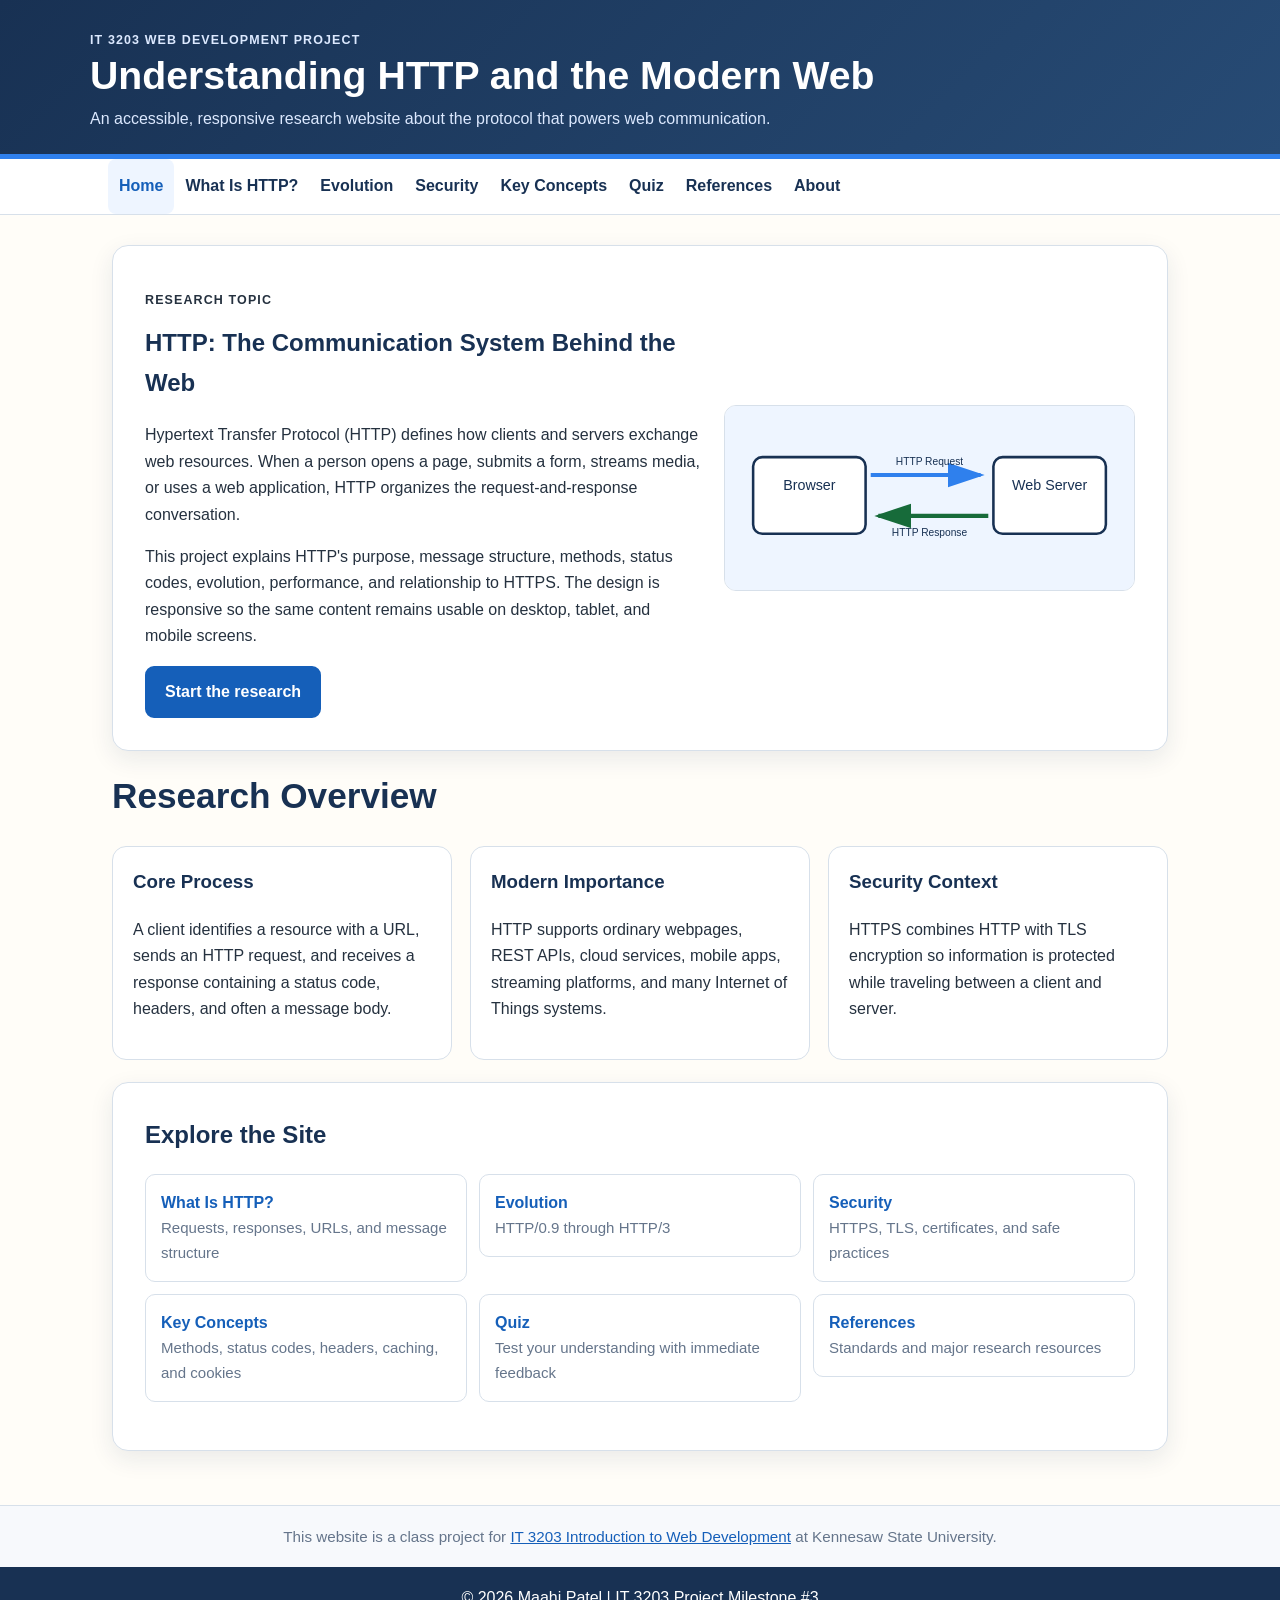
<file: index.html>
<!DOCTYPE html>
<html lang="en">
<head>
  <meta charset="UTF-8">
  <meta name="viewport" content="width=device-width, initial-scale=1.0">
  <meta name="description" content="Student research website explaining HTTP, HTTPS, web communication, and modern protocol versions.">
  <title>Index | IT 3203 HTTP Project</title>
  <link rel="stylesheet" href="styles.css">
  <script src="quiz.js" defer></script>
</head>
<body>
  <a class="skip-link" href="#main-content">Skip to main content</a>
  <header class="site-header">
    <div class="site-title">
      <p class="eyebrow">IT 3203 Web Development Project</p>
      <h1>Understanding HTTP and the Modern Web</h1>
      <p>An accessible, responsive research website about the protocol that powers web communication.</p>
    </div>
  </header>
  <nav class="site-nav" aria-label="Main navigation">
    <div class="nav-inner">
      <button class="menu-toggle" type="button" aria-expanded="false" aria-controls="primary-menu">
        <span aria-hidden="true">☰</span> Menu
      </button>
      <ul id="primary-menu"><li><a href="index.html" class="active" aria-current="page">Home</a></li>
<li><a href="what-is-http.html">What Is HTTP?</a></li>
<li><a href="evolution.html">Evolution</a></li>
<li><a href="security.html">Security</a></li>
<li><a href="key-concepts.html">Key Concepts</a></li>
<li><a href="quiz.html">Quiz</a></li>
<li><a href="references.html">References</a></li>
<li><a href="about.html">About</a></li></ul>
    </div>
  </nav>
  <main id="main-content">

<section class="hero split-hero">
  <div>
    <p class="eyebrow">Research Topic</p>
    <h2>HTTP: The Communication System Behind the Web</h2>
    <p>Hypertext Transfer Protocol (HTTP) defines how clients and servers exchange web resources. When a person opens a page, submits a form, streams media, or uses a web application, HTTP organizes the request-and-response conversation.</p>
    <p>This project explains HTTP's purpose, message structure, methods, status codes, evolution, performance, and relationship to HTTPS. The design is responsive so the same content remains usable on desktop, tablet, and mobile screens.</p>
    <a class="button-link" href="what-is-http.html">Start the research</a>
  </div>
  <img class="responsive-img" src="http-diagram.svg" alt="Browser sending an HTTP request to a server and receiving a response">
</section>
<section aria-labelledby="overview-heading">
  <h2 id="overview-heading" class="page-heading">Research Overview</h2>
  <div class="grid three-card-grid">
    <article class="card"><h3>Core Process</h3><p>A client identifies a resource with a URL, sends an HTTP request, and receives a response containing a status code, headers, and often a message body.</p></article>
    <article class="card"><h3>Modern Importance</h3><p>HTTP supports ordinary webpages, REST APIs, cloud services, mobile apps, streaming platforms, and many Internet of Things systems.</p></article>
    <article class="card"><h3>Security Context</h3><p>HTTPS combines HTTP with TLS encryption so information is protected while traveling between a client and server.</p></article>
  </div>
</section>
<section class="content-panel">
  <h2>Explore the Site</h2>
  <ol class="link-grid">
    <li><a href="what-is-http.html"><strong>What Is HTTP?</strong><span>Requests, responses, URLs, and message structure</span></a></li>
    <li><a href="evolution.html"><strong>Evolution</strong><span>HTTP/0.9 through HTTP/3</span></a></li>
    <li><a href="security.html"><strong>Security</strong><span>HTTPS, TLS, certificates, and safe practices</span></a></li>
    <li><a href="key-concepts.html"><strong>Key Concepts</strong><span>Methods, status codes, headers, caching, and cookies</span></a></li>
    <li><a href="quiz.html"><strong>Quiz</strong><span>Test your understanding with immediate feedback</span></a></li>
    <li><a href="references.html"><strong>References</strong><span>Standards and major research resources</span></a></li>
  </ol>
</section>

  </main>
  <aside id="project-note">
    This website is a class project for <a href="https://ksuweb.github.io/IT3203/">IT 3203 Introduction to Web Development</a> at Kennesaw State University.
  </aside>
  <footer>
    <p>&copy; 2026 Maahi Patel | IT 3203 Project Milestone #3</p>
  </footer>
</body>
</html>
</file>
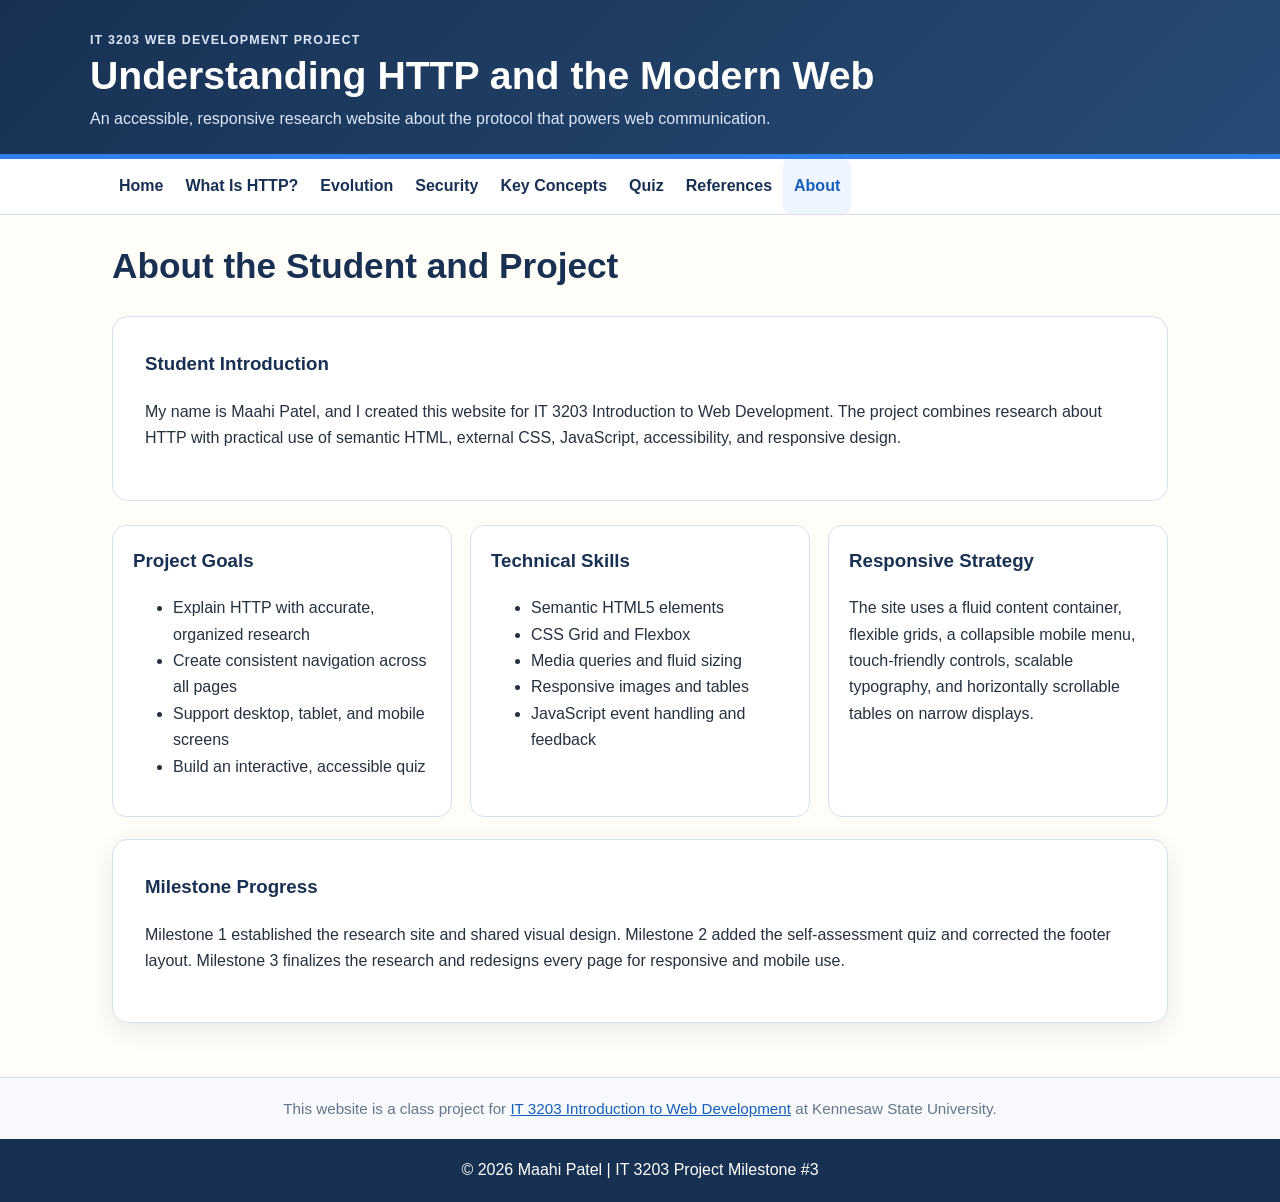
<file: about.html>
<!DOCTYPE html>
<html lang="en">
<head>
  <meta charset="UTF-8">
  <meta name="viewport" content="width=device-width, initial-scale=1.0">
  <meta name="description" content="Student research website explaining HTTP, HTTPS, web communication, and modern protocol versions.">
  <title>About | IT 3203 HTTP Project</title>
  <link rel="stylesheet" href="styles.css">
  <script src="quiz.js" defer></script>
</head>
<body>
  <a class="skip-link" href="#main-content">Skip to main content</a>
  <header class="site-header">
    <div class="site-title">
      <p class="eyebrow">IT 3203 Web Development Project</p>
      <h1>Understanding HTTP and the Modern Web</h1>
      <p>An accessible, responsive research website about the protocol that powers web communication.</p>
    </div>
  </header>
  <nav class="site-nav" aria-label="Main navigation">
    <div class="nav-inner">
      <button class="menu-toggle" type="button" aria-expanded="false" aria-controls="primary-menu">
        <span aria-hidden="true">☰</span> Menu
      </button>
      <ul id="primary-menu"><li><a href="index.html">Home</a></li>
<li><a href="what-is-http.html">What Is HTTP?</a></li>
<li><a href="evolution.html">Evolution</a></li>
<li><a href="security.html">Security</a></li>
<li><a href="key-concepts.html">Key Concepts</a></li>
<li><a href="quiz.html">Quiz</a></li>
<li><a href="references.html">References</a></li>
<li><a href="about.html" class="active" aria-current="page">About</a></li></ul>
    </div>
  </nav>
  <main id="main-content">

<h2 class="page-heading">About the Student and Project</h2>
<section class="hero compact-hero"><div><h3>Student Introduction</h3><p>My name is Maahi Patel, and I created this website for IT 3203 Introduction to Web Development. The project combines research about HTTP with practical use of semantic HTML, external CSS, JavaScript, accessibility, and responsive design.</p></div></section>
<section class="grid three-card-grid">
  <article class="card"><h3>Project Goals</h3><ul><li>Explain HTTP with accurate, organized research</li><li>Create consistent navigation across all pages</li><li>Support desktop, tablet, and mobile screens</li><li>Build an interactive, accessible quiz</li></ul></article>
  <article class="card"><h3>Technical Skills</h3><ul><li>Semantic HTML5 elements</li><li>CSS Grid and Flexbox</li><li>Media queries and fluid sizing</li><li>Responsive images and tables</li><li>JavaScript event handling and feedback</li></ul></article>
  <article class="card"><h3>Responsive Strategy</h3><p>The site uses a fluid content container, flexible grids, a collapsible mobile menu, touch-friendly controls, scalable typography, and horizontally scrollable tables on narrow displays.</p></article>
</section>
<section class="content-panel"><h3>Milestone Progress</h3><p>Milestone 1 established the research site and shared visual design. Milestone 2 added the self-assessment quiz and corrected the footer layout. Milestone 3 finalizes the research and redesigns every page for responsive and mobile use.</p></section>

  </main>
  <aside id="project-note">
    This website is a class project for <a href="https://ksuweb.github.io/IT3203/">IT 3203 Introduction to Web Development</a> at Kennesaw State University.
  </aside>
  <footer>
    <p>&copy; 2026 Maahi Patel | IT 3203 Project Milestone #3</p>
  </footer>
</body>
</html>
</file>
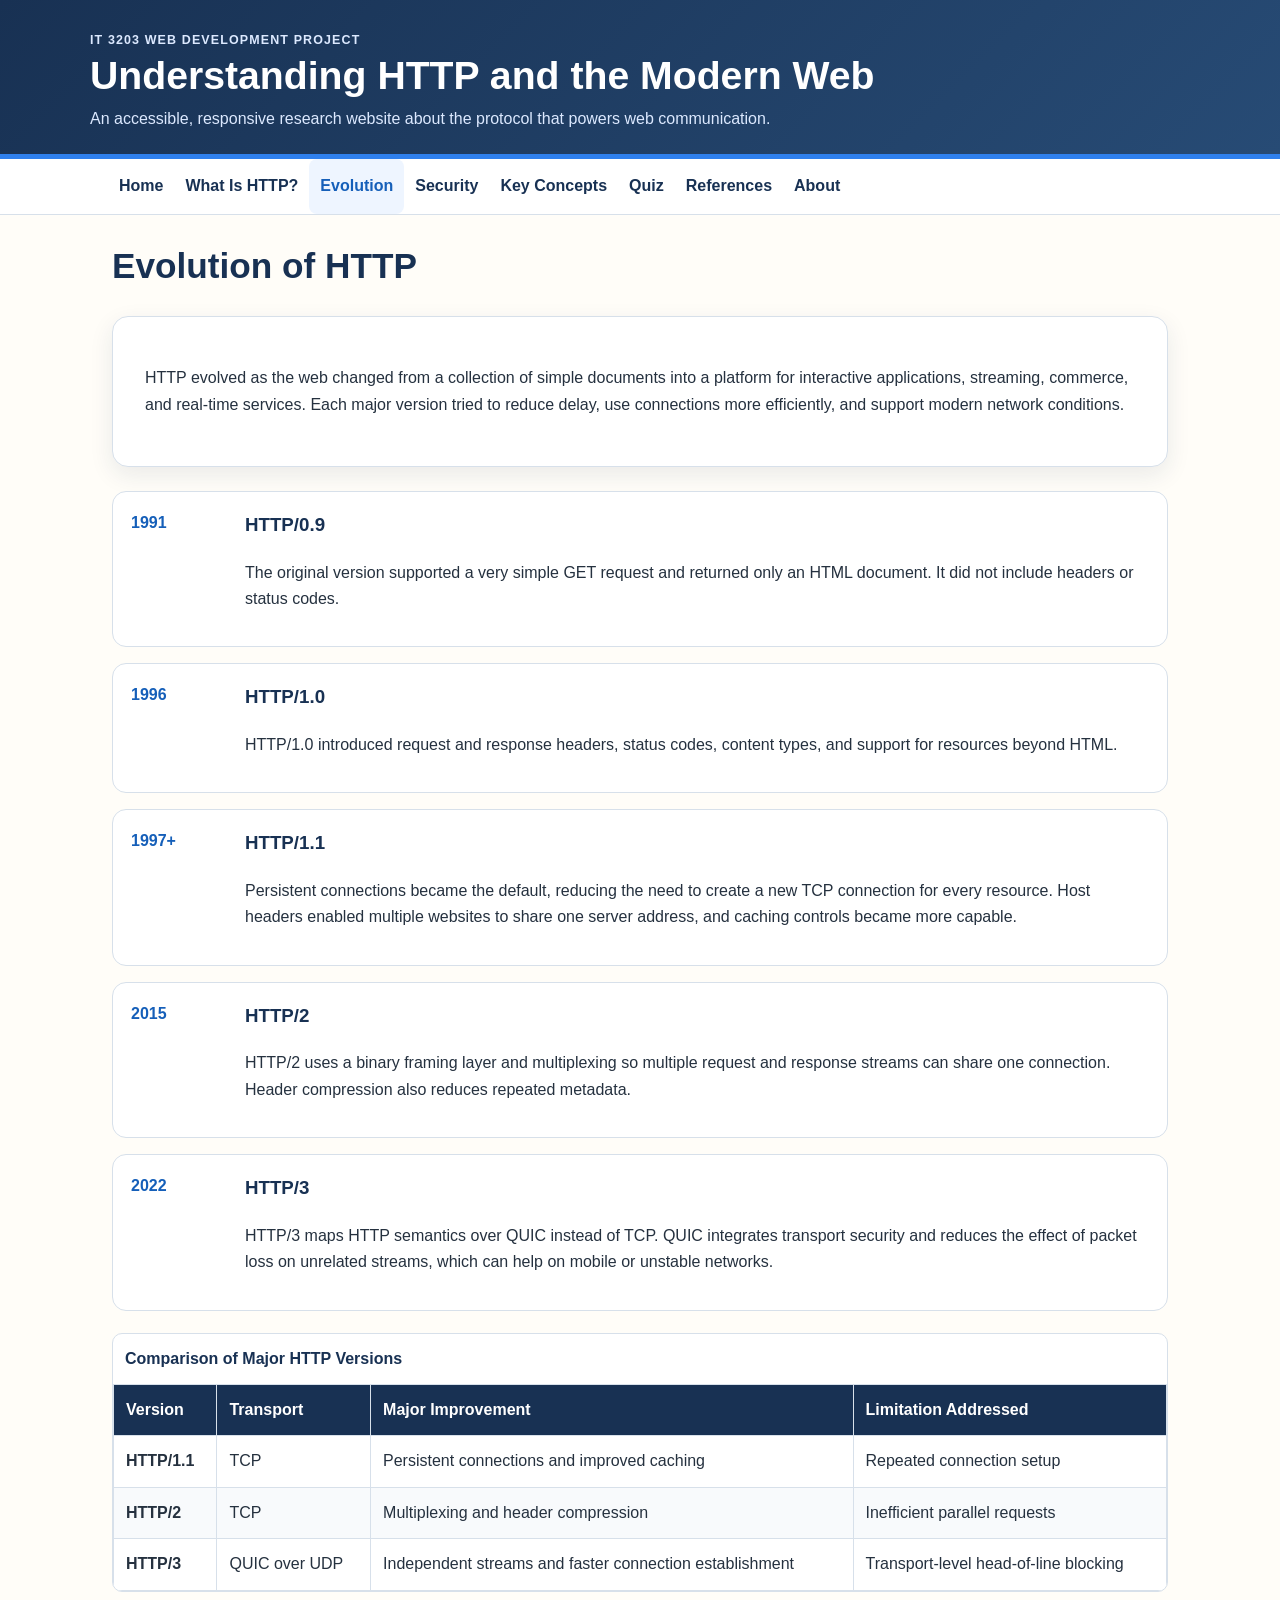
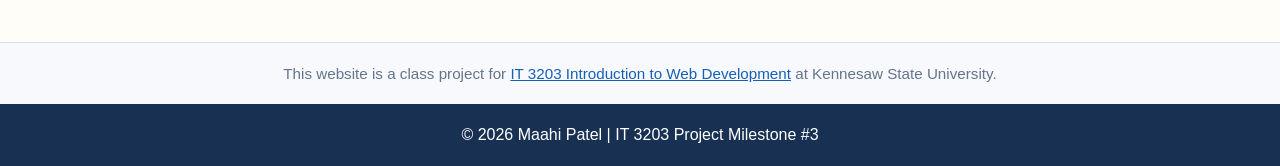
<file: evolution.html>
<!DOCTYPE html>
<html lang="en">
<head>
  <meta charset="UTF-8">
  <meta name="viewport" content="width=device-width, initial-scale=1.0">
  <meta name="description" content="Student research website explaining HTTP, HTTPS, web communication, and modern protocol versions.">
  <title>Evolution | IT 3203 HTTP Project</title>
  <link rel="stylesheet" href="styles.css">
  <script src="quiz.js" defer></script>
</head>
<body>
  <a class="skip-link" href="#main-content">Skip to main content</a>
  <header class="site-header">
    <div class="site-title">
      <p class="eyebrow">IT 3203 Web Development Project</p>
      <h1>Understanding HTTP and the Modern Web</h1>
      <p>An accessible, responsive research website about the protocol that powers web communication.</p>
    </div>
  </header>
  <nav class="site-nav" aria-label="Main navigation">
    <div class="nav-inner">
      <button class="menu-toggle" type="button" aria-expanded="false" aria-controls="primary-menu">
        <span aria-hidden="true">☰</span> Menu
      </button>
      <ul id="primary-menu"><li><a href="index.html">Home</a></li>
<li><a href="what-is-http.html">What Is HTTP?</a></li>
<li><a href="evolution.html" class="active" aria-current="page">Evolution</a></li>
<li><a href="security.html">Security</a></li>
<li><a href="key-concepts.html">Key Concepts</a></li>
<li><a href="quiz.html">Quiz</a></li>
<li><a href="references.html">References</a></li>
<li><a href="about.html">About</a></li></ul>
    </div>
  </nav>
  <main id="main-content">

<h2 class="page-heading">Evolution of HTTP</h2>
<section class="content-panel"><p>HTTP evolved as the web changed from a collection of simple documents into a platform for interactive applications, streaming, commerce, and real-time services. Each major version tried to reduce delay, use connections more efficiently, and support modern network conditions.</p></section>
<section class="timeline">
  <article><span>1991</span><div><h3>HTTP/0.9</h3><p>The original version supported a very simple GET request and returned only an HTML document. It did not include headers or status codes.</p></div></article>
  <article><span>1996</span><div><h3>HTTP/1.0</h3><p>HTTP/1.0 introduced request and response headers, status codes, content types, and support for resources beyond HTML.</p></div></article>
  <article><span>1997+</span><div><h3>HTTP/1.1</h3><p>Persistent connections became the default, reducing the need to create a new TCP connection for every resource. Host headers enabled multiple websites to share one server address, and caching controls became more capable.</p></div></article>
  <article><span>2015</span><div><h3>HTTP/2</h3><p>HTTP/2 uses a binary framing layer and multiplexing so multiple request and response streams can share one connection. Header compression also reduces repeated metadata.</p></div></article>
  <article><span>2022</span><div><h3>HTTP/3</h3><p>HTTP/3 maps HTTP semantics over QUIC instead of TCP. QUIC integrates transport security and reduces the effect of packet loss on unrelated streams, which can help on mobile or unstable networks.</p></div></article>
</section>
<div class="table-scroll" role="region" aria-label="Comparison of HTTP versions" tabindex="0">
<table>
  <caption>Comparison of Major HTTP Versions</caption>
  <thead><tr><th scope="col">Version</th><th scope="col">Transport</th><th scope="col">Major Improvement</th><th scope="col">Limitation Addressed</th></tr></thead>
  <tbody>
    <tr><th scope="row">HTTP/1.1</th><td>TCP</td><td>Persistent connections and improved caching</td><td>Repeated connection setup</td></tr>
    <tr><th scope="row">HTTP/2</th><td>TCP</td><td>Multiplexing and header compression</td><td>Inefficient parallel requests</td></tr>
    <tr><th scope="row">HTTP/3</th><td>QUIC over UDP</td><td>Independent streams and faster connection establishment</td><td>Transport-level head-of-line blocking</td></tr>
  </tbody>
</table>
</div>

  </main>
  <aside id="project-note">
    This website is a class project for <a href="https://ksuweb.github.io/IT3203/">IT 3203 Introduction to Web Development</a> at Kennesaw State University.
  </aside>
  <footer>
    <p>&copy; 2026 Maahi Patel | IT 3203 Project Milestone #3</p>
  </footer>
</body>
</html>
</file>
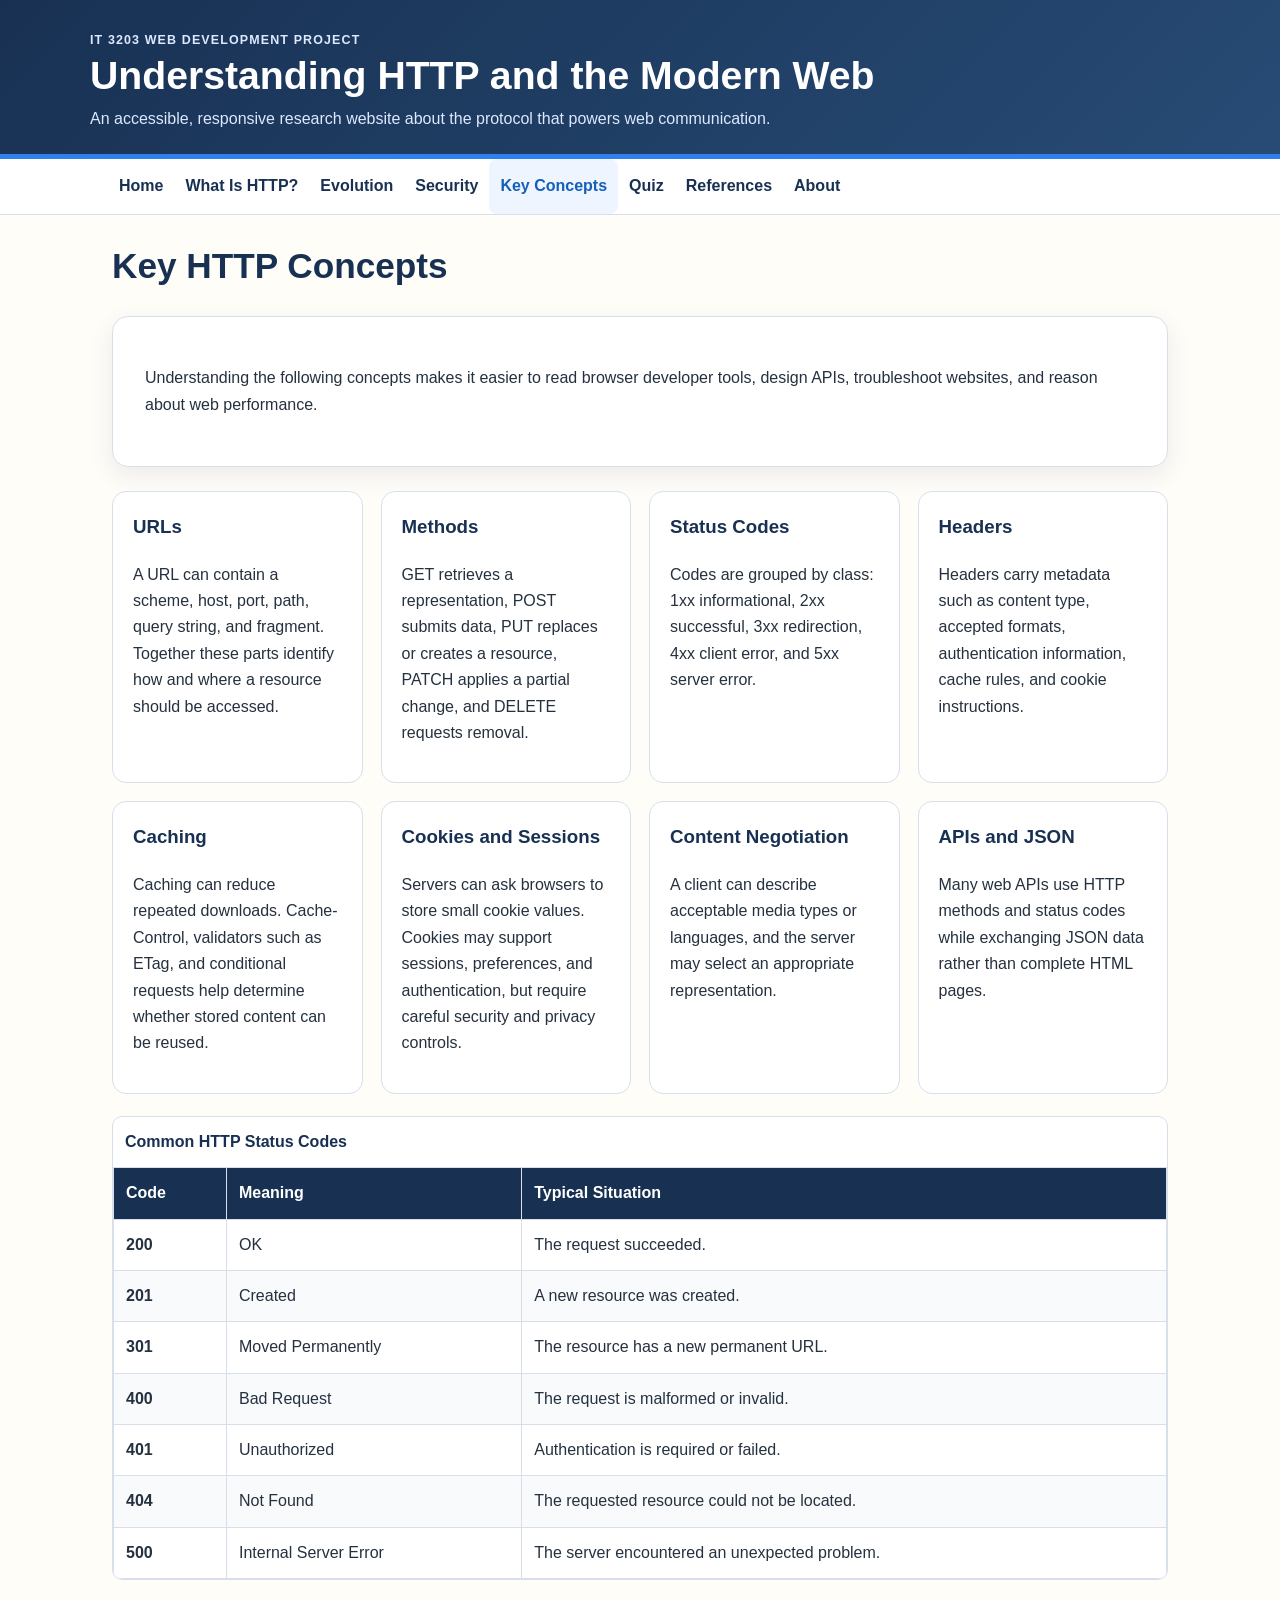
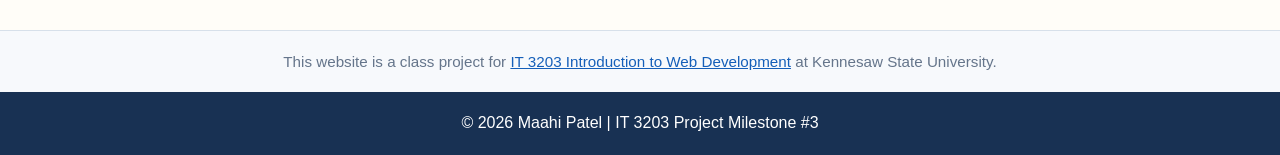
<file: key-concepts.html>
<!DOCTYPE html>
<html lang="en">
<head>
  <meta charset="UTF-8">
  <meta name="viewport" content="width=device-width, initial-scale=1.0">
  <meta name="description" content="Student research website explaining HTTP, HTTPS, web communication, and modern protocol versions.">
  <title>Key Concepts | IT 3203 HTTP Project</title>
  <link rel="stylesheet" href="styles.css">
  <script src="quiz.js" defer></script>
</head>
<body>
  <a class="skip-link" href="#main-content">Skip to main content</a>
  <header class="site-header">
    <div class="site-title">
      <p class="eyebrow">IT 3203 Web Development Project</p>
      <h1>Understanding HTTP and the Modern Web</h1>
      <p>An accessible, responsive research website about the protocol that powers web communication.</p>
    </div>
  </header>
  <nav class="site-nav" aria-label="Main navigation">
    <div class="nav-inner">
      <button class="menu-toggle" type="button" aria-expanded="false" aria-controls="primary-menu">
        <span aria-hidden="true">☰</span> Menu
      </button>
      <ul id="primary-menu"><li><a href="index.html">Home</a></li>
<li><a href="what-is-http.html">What Is HTTP?</a></li>
<li><a href="evolution.html">Evolution</a></li>
<li><a href="security.html">Security</a></li>
<li><a href="key-concepts.html" class="active" aria-current="page">Key Concepts</a></li>
<li><a href="quiz.html">Quiz</a></li>
<li><a href="references.html">References</a></li>
<li><a href="about.html">About</a></li></ul>
    </div>
  </nav>
  <main id="main-content">

<h2 class="page-heading">Key HTTP Concepts</h2>
<section class="content-panel"><p>Understanding the following concepts makes it easier to read browser developer tools, design APIs, troubleshoot websites, and reason about web performance.</p></section>
<section class="grid concept-grid">
  <article class="card"><h3>URLs</h3><p>A URL can contain a scheme, host, port, path, query string, and fragment. Together these parts identify how and where a resource should be accessed.</p></article>
  <article class="card"><h3>Methods</h3><p>GET retrieves a representation, POST submits data, PUT replaces or creates a resource, PATCH applies a partial change, and DELETE requests removal.</p></article>
  <article class="card"><h3>Status Codes</h3><p>Codes are grouped by class: 1xx informational, 2xx successful, 3xx redirection, 4xx client error, and 5xx server error.</p></article>
  <article class="card"><h3>Headers</h3><p>Headers carry metadata such as content type, accepted formats, authentication information, cache rules, and cookie instructions.</p></article>
  <article class="card"><h3>Caching</h3><p>Caching can reduce repeated downloads. Cache-Control, validators such as ETag, and conditional requests help determine whether stored content can be reused.</p></article>
  <article class="card"><h3>Cookies and Sessions</h3><p>Servers can ask browsers to store small cookie values. Cookies may support sessions, preferences, and authentication, but require careful security and privacy controls.</p></article>
  <article class="card"><h3>Content Negotiation</h3><p>A client can describe acceptable media types or languages, and the server may select an appropriate representation.</p></article>
  <article class="card"><h3>APIs and JSON</h3><p>Many web APIs use HTTP methods and status codes while exchanging JSON data rather than complete HTML pages.</p></article>
</section>
<div class="table-scroll" role="region" aria-label="Common HTTP status codes" tabindex="0">
<table>
  <caption>Common HTTP Status Codes</caption>
  <thead><tr><th scope="col">Code</th><th scope="col">Meaning</th><th scope="col">Typical Situation</th></tr></thead>
  <tbody>
    <tr><th scope="row">200</th><td>OK</td><td>The request succeeded.</td></tr>
    <tr><th scope="row">201</th><td>Created</td><td>A new resource was created.</td></tr>
    <tr><th scope="row">301</th><td>Moved Permanently</td><td>The resource has a new permanent URL.</td></tr>
    <tr><th scope="row">400</th><td>Bad Request</td><td>The request is malformed or invalid.</td></tr>
    <tr><th scope="row">401</th><td>Unauthorized</td><td>Authentication is required or failed.</td></tr>
    <tr><th scope="row">404</th><td>Not Found</td><td>The requested resource could not be located.</td></tr>
    <tr><th scope="row">500</th><td>Internal Server Error</td><td>The server encountered an unexpected problem.</td></tr>
  </tbody>
</table>
</div>

  </main>
  <aside id="project-note">
    This website is a class project for <a href="https://ksuweb.github.io/IT3203/">IT 3203 Introduction to Web Development</a> at Kennesaw State University.
  </aside>
  <footer>
    <p>&copy; 2026 Maahi Patel | IT 3203 Project Milestone #3</p>
  </footer>
</body>
</html>
</file>
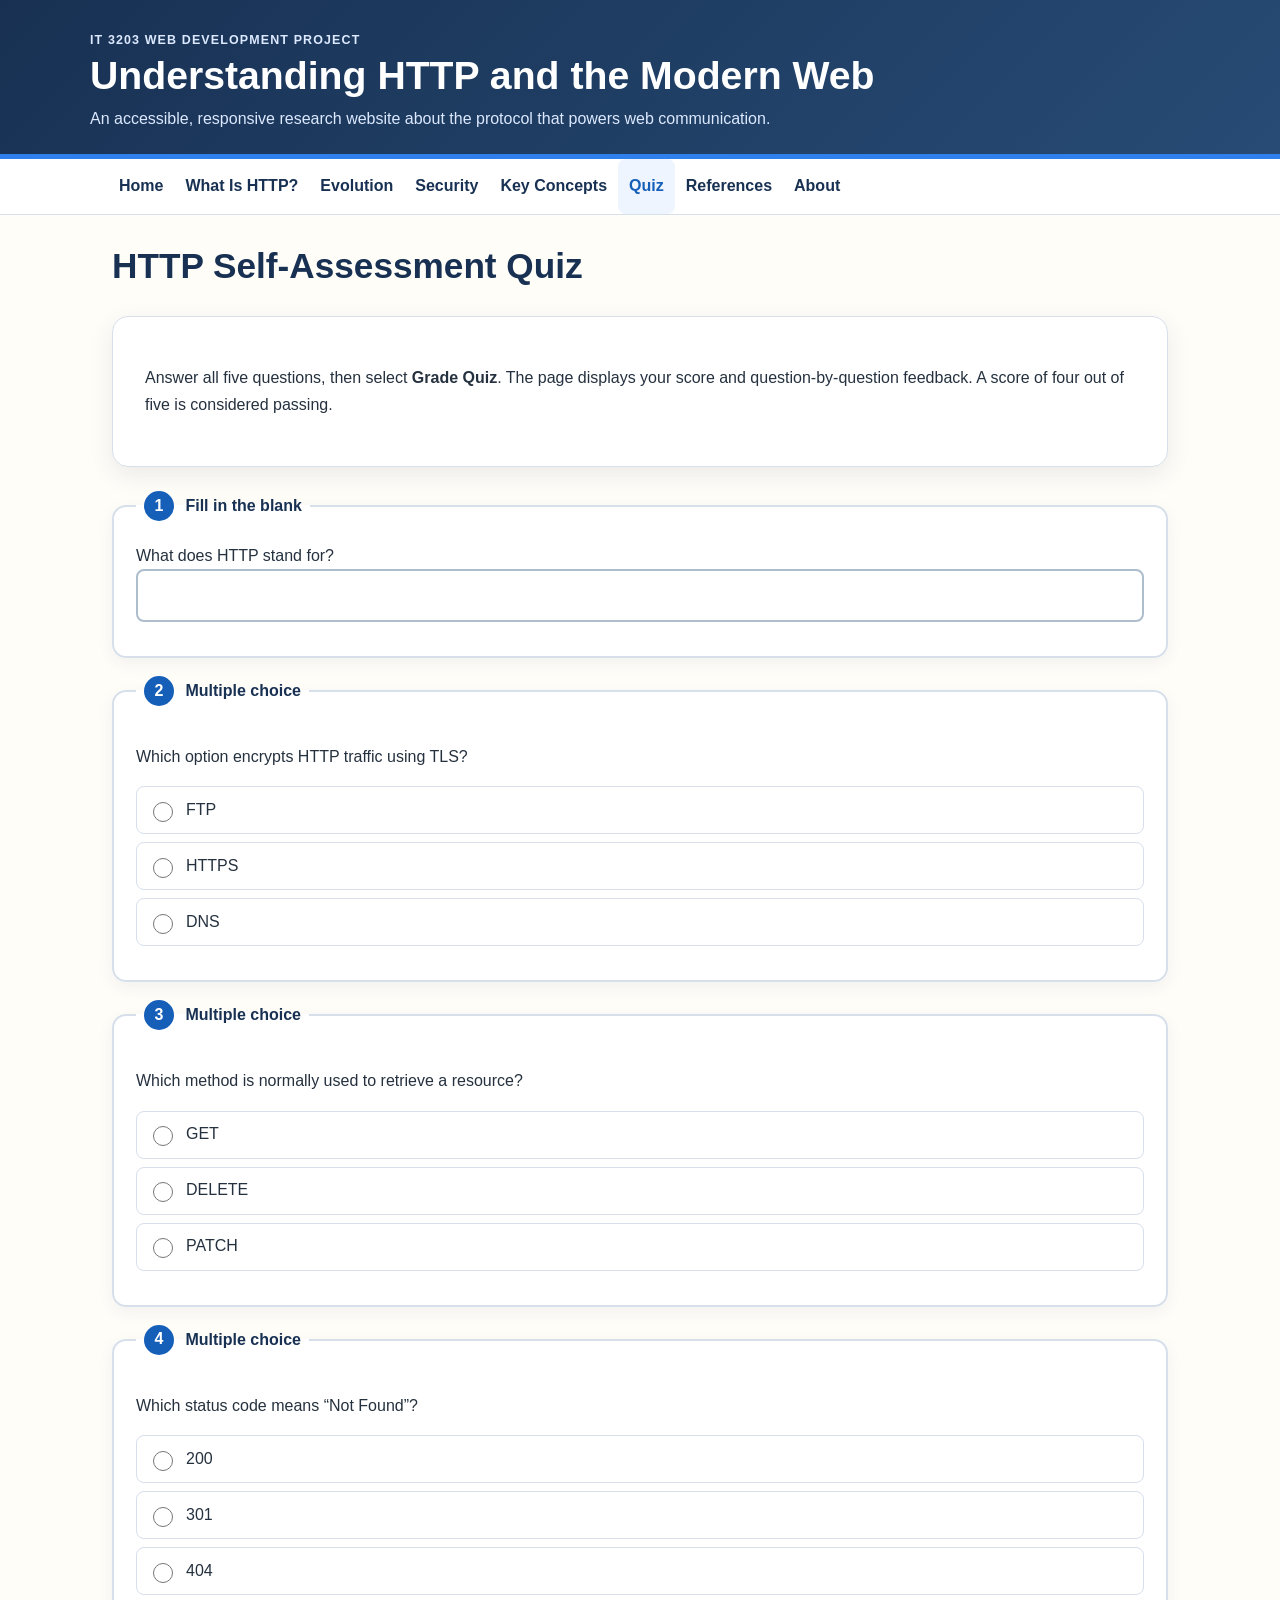
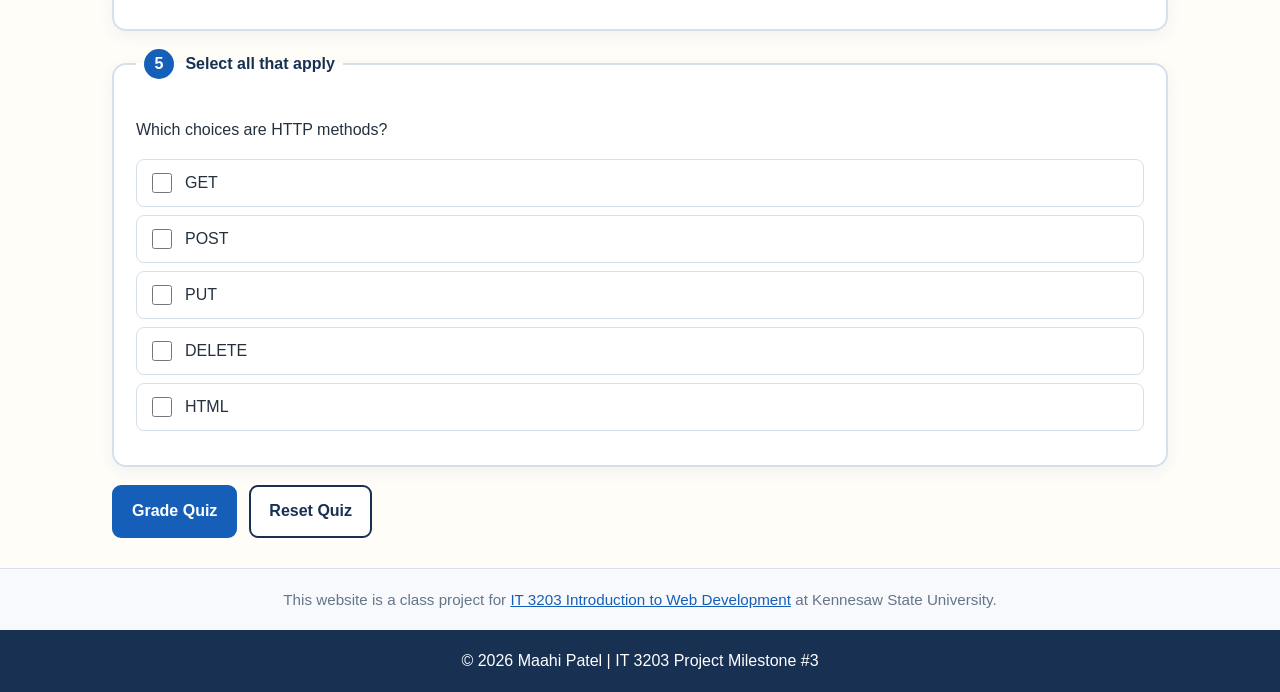
<file: quiz.html>
<!DOCTYPE html>
<html lang="en">
<head>
  <meta charset="UTF-8">
  <meta name="viewport" content="width=device-width, initial-scale=1.0">
  <meta name="description" content="Student research website explaining HTTP, HTTPS, web communication, and modern protocol versions.">
  <title>Quiz | IT 3203 HTTP Project</title>
  <link rel="stylesheet" href="styles.css">
  <script src="quiz.js" defer></script>
</head>
<body>
  <a class="skip-link" href="#main-content">Skip to main content</a>
  <header class="site-header">
    <div class="site-title">
      <p class="eyebrow">IT 3203 Web Development Project</p>
      <h1>Understanding HTTP and the Modern Web</h1>
      <p>An accessible, responsive research website about the protocol that powers web communication.</p>
    </div>
  </header>
  <nav class="site-nav" aria-label="Main navigation">
    <div class="nav-inner">
      <button class="menu-toggle" type="button" aria-expanded="false" aria-controls="primary-menu">
        <span aria-hidden="true">☰</span> Menu
      </button>
      <ul id="primary-menu"><li><a href="index.html">Home</a></li>
<li><a href="what-is-http.html">What Is HTTP?</a></li>
<li><a href="evolution.html">Evolution</a></li>
<li><a href="security.html">Security</a></li>
<li><a href="key-concepts.html">Key Concepts</a></li>
<li><a href="quiz.html" class="active" aria-current="page">Quiz</a></li>
<li><a href="references.html">References</a></li>
<li><a href="about.html">About</a></li></ul>
    </div>
  </nav>
  <main id="main-content">

<h2 class="page-heading">HTTP Self-Assessment Quiz</h2>
<section class="content-panel quiz-intro"><p>Answer all five questions, then select <strong>Grade Quiz</strong>. The page displays your score and question-by-question feedback. A score of four out of five is considered passing.</p></section>
<div id="quiz-summary" class="quiz-summary" tabindex="-1" aria-live="polite" hidden></div>
<form id="http-quiz" class="quiz-form" novalidate>
  <fieldset id="question-1" class="question-card"><legend><span class="question-number">1</span> Fill in the blank</legend><label for="q1">What does HTTP stand for?</label><input id="q1" name="q1" type="text" autocomplete="off"><div id="feedback-q1" class="question-feedback" aria-live="polite"></div></fieldset>
  <fieldset id="question-2" class="question-card"><legend><span class="question-number">2</span> Multiple choice</legend><p>Which option encrypts HTTP traffic using TLS?</p><div class="option-list"><label><input type="radio" name="q2" value="FTP"> FTP</label><label><input type="radio" name="q2" value="HTTPS"> HTTPS</label><label><input type="radio" name="q2" value="DNS"> DNS</label></div><div id="feedback-q2" class="question-feedback" aria-live="polite"></div></fieldset>
  <fieldset id="question-3" class="question-card"><legend><span class="question-number">3</span> Multiple choice</legend><p>Which method is normally used to retrieve a resource?</p><div class="option-list"><label><input type="radio" name="q3" value="GET"> GET</label><label><input type="radio" name="q3" value="DELETE"> DELETE</label><label><input type="radio" name="q3" value="PATCH"> PATCH</label></div><div id="feedback-q3" class="question-feedback" aria-live="polite"></div></fieldset>
  <fieldset id="question-4" class="question-card"><legend><span class="question-number">4</span> Multiple choice</legend><p>Which status code means “Not Found”?</p><div class="option-list"><label><input type="radio" name="q4" value="200"> 200</label><label><input type="radio" name="q4" value="301"> 301</label><label><input type="radio" name="q4" value="404"> 404</label></div><div id="feedback-q4" class="question-feedback" aria-live="polite"></div></fieldset>
  <fieldset id="question-5" class="question-card"><legend><span class="question-number">5</span> Select all that apply</legend><p>Which choices are HTTP methods?</p><div class="option-list"><label><input type="checkbox" name="q5" value="GET"> GET</label><label><input type="checkbox" name="q5" value="POST"> POST</label><label><input type="checkbox" name="q5" value="PUT"> PUT</label><label><input type="checkbox" name="q5" value="DELETE"> DELETE</label><label><input type="checkbox" name="q5" value="HTML"> HTML</label></div><div id="feedback-q5" class="question-feedback" aria-live="polite"></div></fieldset>
  <div class="quiz-actions"><button class="primary-button" type="submit">Grade Quiz</button><button id="reset-quiz" class="secondary-button" type="button">Reset Quiz</button></div>
</form>

  </main>
  <aside id="project-note">
    This website is a class project for <a href="https://ksuweb.github.io/IT3203/">IT 3203 Introduction to Web Development</a> at Kennesaw State University.
  </aside>
  <footer>
    <p>&copy; 2026 Maahi Patel | IT 3203 Project Milestone #3</p>
  </footer>
</body>
</html>
</file>
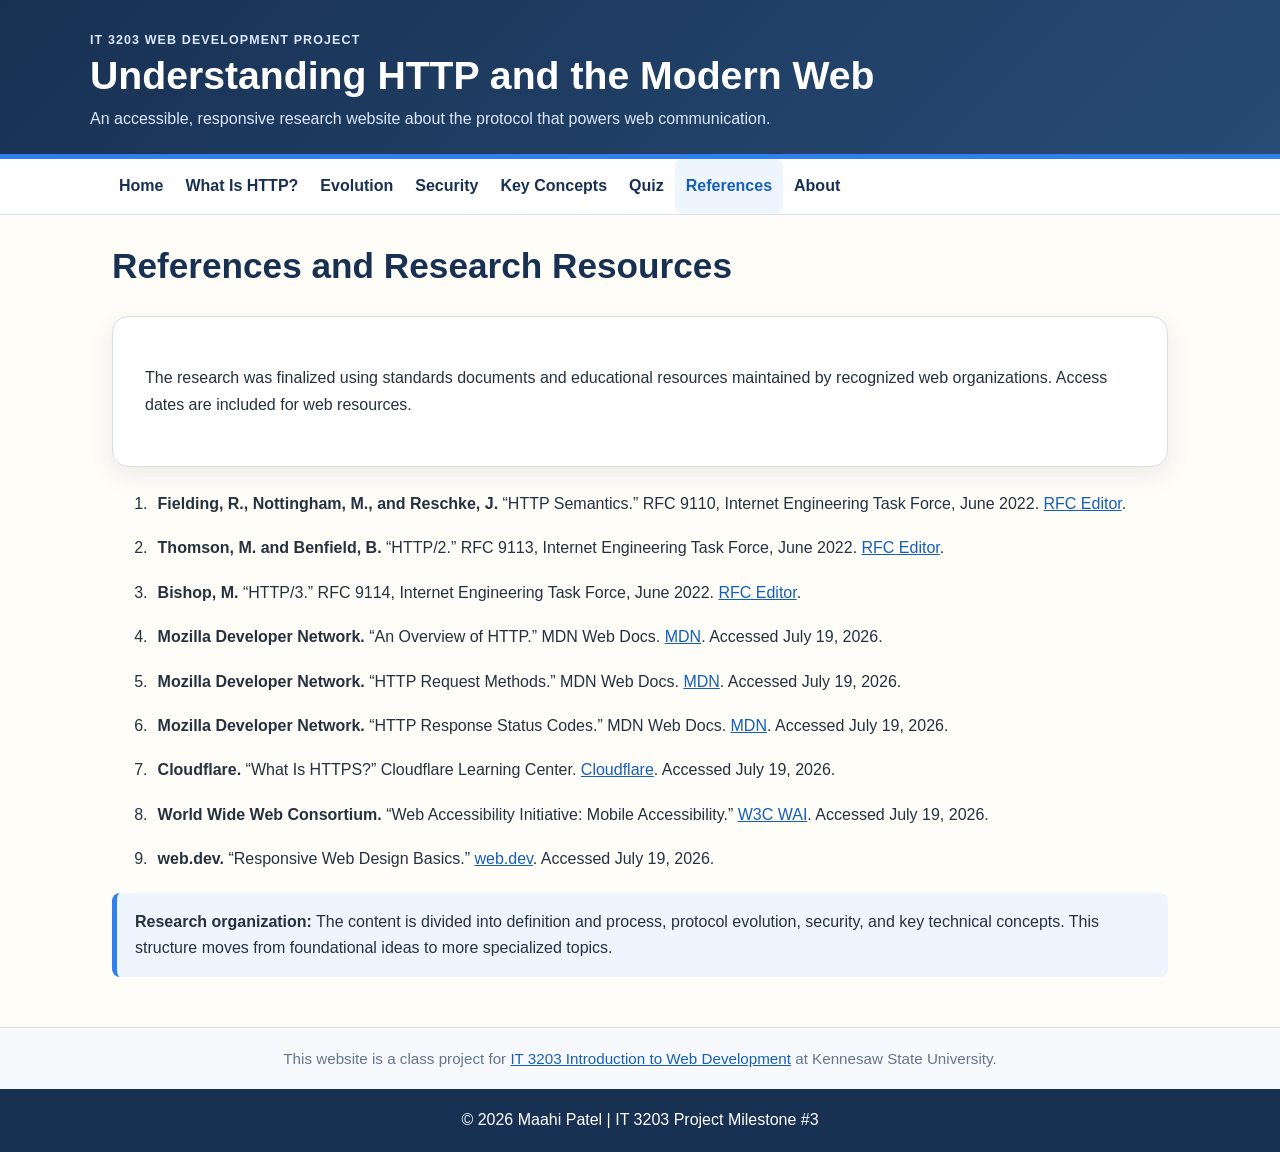
<file: references.html>
<!DOCTYPE html>
<html lang="en">
<head>
  <meta charset="UTF-8">
  <meta name="viewport" content="width=device-width, initial-scale=1.0">
  <meta name="description" content="Student research website explaining HTTP, HTTPS, web communication, and modern protocol versions.">
  <title>References | IT 3203 HTTP Project</title>
  <link rel="stylesheet" href="styles.css">
  <script src="quiz.js" defer></script>
</head>
<body>
  <a class="skip-link" href="#main-content">Skip to main content</a>
  <header class="site-header">
    <div class="site-title">
      <p class="eyebrow">IT 3203 Web Development Project</p>
      <h1>Understanding HTTP and the Modern Web</h1>
      <p>An accessible, responsive research website about the protocol that powers web communication.</p>
    </div>
  </header>
  <nav class="site-nav" aria-label="Main navigation">
    <div class="nav-inner">
      <button class="menu-toggle" type="button" aria-expanded="false" aria-controls="primary-menu">
        <span aria-hidden="true">☰</span> Menu
      </button>
      <ul id="primary-menu"><li><a href="index.html">Home</a></li>
<li><a href="what-is-http.html">What Is HTTP?</a></li>
<li><a href="evolution.html">Evolution</a></li>
<li><a href="security.html">Security</a></li>
<li><a href="key-concepts.html">Key Concepts</a></li>
<li><a href="quiz.html">Quiz</a></li>
<li><a href="references.html" class="active" aria-current="page">References</a></li>
<li><a href="about.html">About</a></li></ul>
    </div>
  </nav>
  <main id="main-content">

<h2 class="page-heading">References and Research Resources</h2>
<section class="content-panel"><p>The research was finalized using standards documents and educational resources maintained by recognized web organizations. Access dates are included for web resources.</p></section>
<ol class="resource-list bibliography">
  <li><strong>Fielding, R., Nottingham, M., and Reschke, J.</strong> “HTTP Semantics.” RFC 9110, Internet Engineering Task Force, June 2022. <a href="https://www.rfc-editor.org/rfc/rfc9110">RFC Editor</a>.</li>
  <li><strong>Thomson, M. and Benfield, B.</strong> “HTTP/2.” RFC 9113, Internet Engineering Task Force, June 2022. <a href="https://www.rfc-editor.org/rfc/rfc9113">RFC Editor</a>.</li>
  <li><strong>Bishop, M.</strong> “HTTP/3.” RFC 9114, Internet Engineering Task Force, June 2022. <a href="https://www.rfc-editor.org/rfc/rfc9114">RFC Editor</a>.</li>
  <li><strong>Mozilla Developer Network.</strong> “An Overview of HTTP.” MDN Web Docs. <a href="https://developer.mozilla.org/en-US/docs/Web/HTTP/Overview">MDN</a>. Accessed July 19, 2026.</li>
  <li><strong>Mozilla Developer Network.</strong> “HTTP Request Methods.” MDN Web Docs. <a href="https://developer.mozilla.org/en-US/docs/Web/HTTP/Methods">MDN</a>. Accessed July 19, 2026.</li>
  <li><strong>Mozilla Developer Network.</strong> “HTTP Response Status Codes.” MDN Web Docs. <a href="https://developer.mozilla.org/en-US/docs/Web/HTTP/Status">MDN</a>. Accessed July 19, 2026.</li>
  <li><strong>Cloudflare.</strong> “What Is HTTPS?” Cloudflare Learning Center. <a href="https://www.cloudflare.com/learning/ssl/what-is-https/">Cloudflare</a>. Accessed July 19, 2026.</li>
  <li><strong>World Wide Web Consortium.</strong> “Web Accessibility Initiative: Mobile Accessibility.” <a href="https://www.w3.org/WAI/standards-guidelines/mobile/">W3C WAI</a>. Accessed July 19, 2026.</li>
  <li><strong>web.dev.</strong> “Responsive Web Design Basics.” <a href="https://web.dev/articles/responsive-web-design-basics">web.dev</a>. Accessed July 19, 2026.</li>
</ol>
<section class="callout"><strong>Research organization:</strong> The content is divided into definition and process, protocol evolution, security, and key technical concepts. This structure moves from foundational ideas to more specialized topics.</section>

  </main>
  <aside id="project-note">
    This website is a class project for <a href="https://ksuweb.github.io/IT3203/">IT 3203 Introduction to Web Development</a> at Kennesaw State University.
  </aside>
  <footer>
    <p>&copy; 2026 Maahi Patel | IT 3203 Project Milestone #3</p>
  </footer>
</body>
</html>
</file>
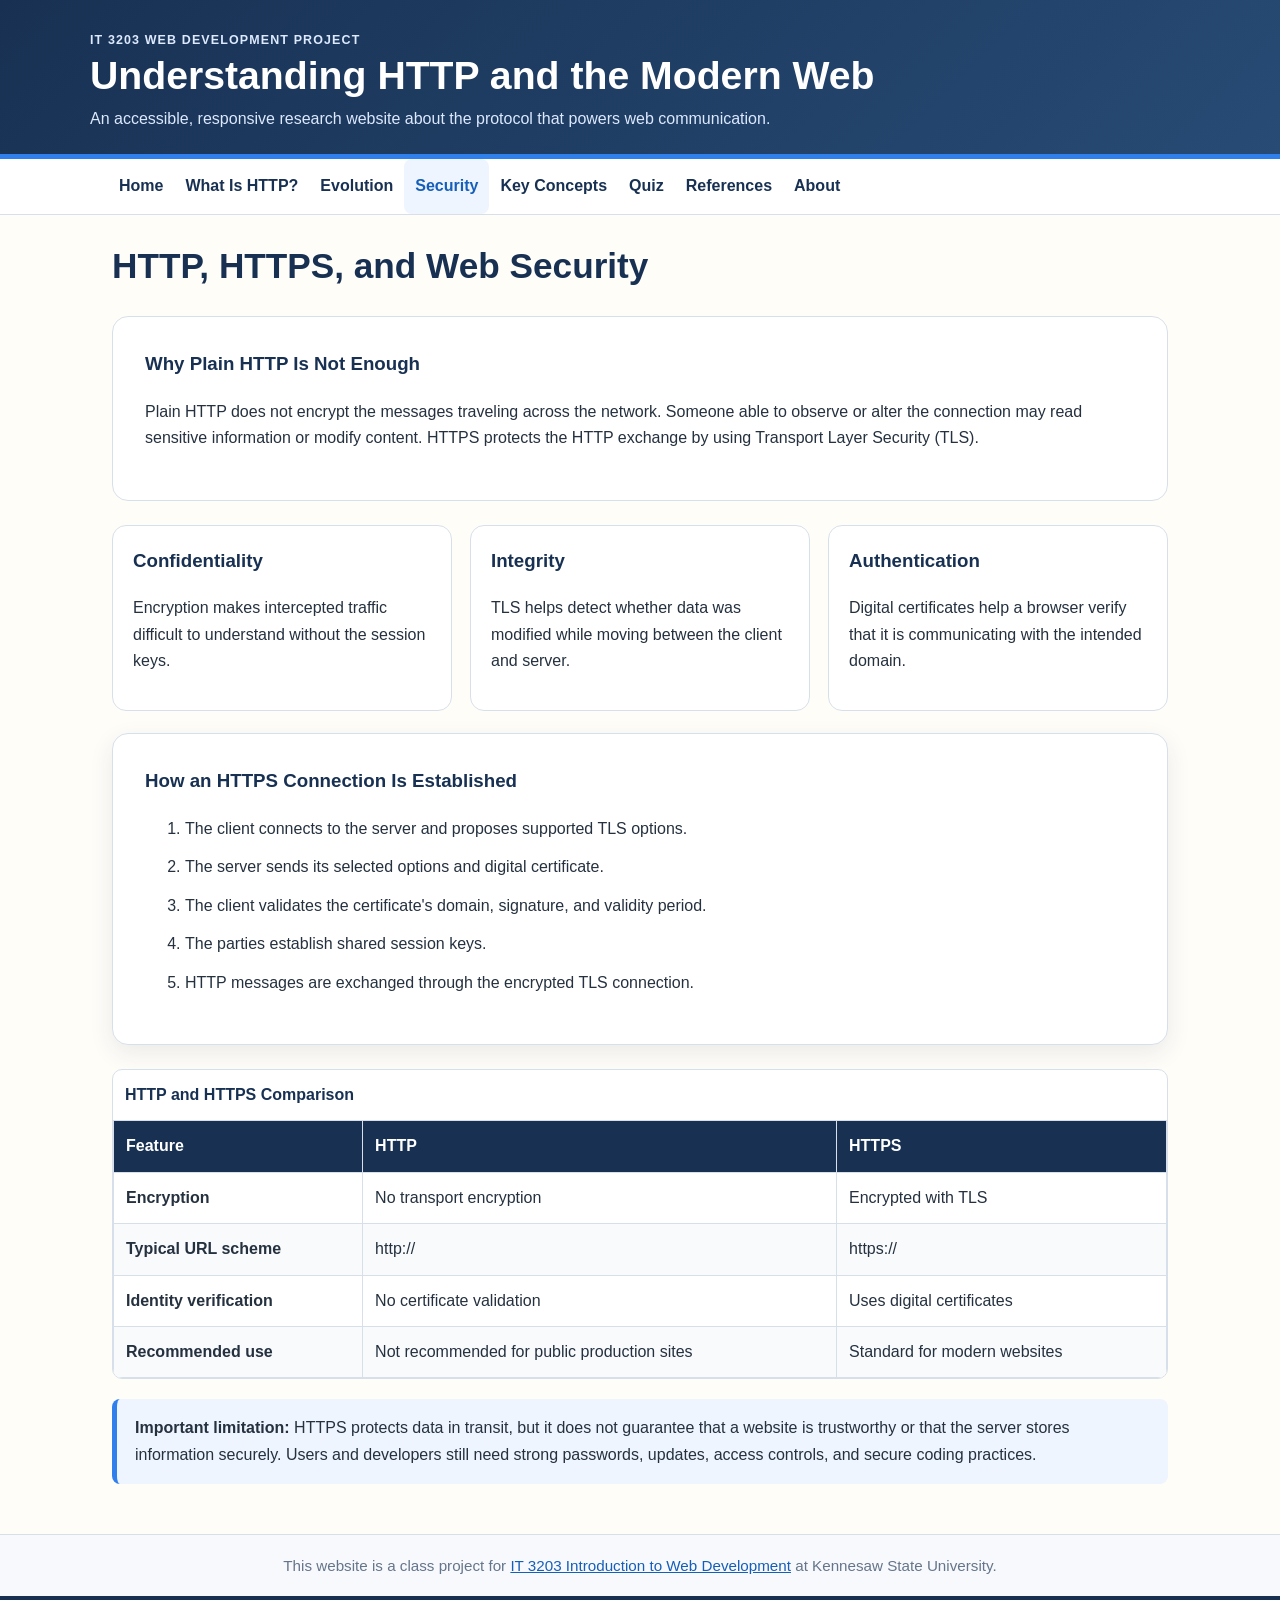
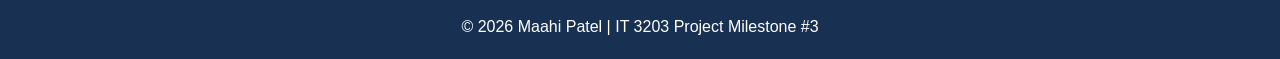
<file: security.html>
<!DOCTYPE html>
<html lang="en">
<head>
  <meta charset="UTF-8">
  <meta name="viewport" content="width=device-width, initial-scale=1.0">
  <meta name="description" content="Student research website explaining HTTP, HTTPS, web communication, and modern protocol versions.">
  <title>Security | IT 3203 HTTP Project</title>
  <link rel="stylesheet" href="styles.css">
  <script src="quiz.js" defer></script>
</head>
<body>
  <a class="skip-link" href="#main-content">Skip to main content</a>
  <header class="site-header">
    <div class="site-title">
      <p class="eyebrow">IT 3203 Web Development Project</p>
      <h1>Understanding HTTP and the Modern Web</h1>
      <p>An accessible, responsive research website about the protocol that powers web communication.</p>
    </div>
  </header>
  <nav class="site-nav" aria-label="Main navigation">
    <div class="nav-inner">
      <button class="menu-toggle" type="button" aria-expanded="false" aria-controls="primary-menu">
        <span aria-hidden="true">☰</span> Menu
      </button>
      <ul id="primary-menu"><li><a href="index.html">Home</a></li>
<li><a href="what-is-http.html">What Is HTTP?</a></li>
<li><a href="evolution.html">Evolution</a></li>
<li><a href="security.html" class="active" aria-current="page">Security</a></li>
<li><a href="key-concepts.html">Key Concepts</a></li>
<li><a href="quiz.html">Quiz</a></li>
<li><a href="references.html">References</a></li>
<li><a href="about.html">About</a></li></ul>
    </div>
  </nav>
  <main id="main-content">

<h2 class="page-heading">HTTP, HTTPS, and Web Security</h2>
<section class="hero compact-hero">
  <div><h3>Why Plain HTTP Is Not Enough</h3><p>Plain HTTP does not encrypt the messages traveling across the network. Someone able to observe or alter the connection may read sensitive information or modify content. HTTPS protects the HTTP exchange by using Transport Layer Security (TLS).</p></div>
</section>
<section class="grid three-card-grid">
  <article class="card"><h3>Confidentiality</h3><p>Encryption makes intercepted traffic difficult to understand without the session keys.</p></article>
  <article class="card"><h3>Integrity</h3><p>TLS helps detect whether data was modified while moving between the client and server.</p></article>
  <article class="card"><h3>Authentication</h3><p>Digital certificates help a browser verify that it is communicating with the intended domain.</p></article>
</section>
<section class="content-panel">
  <h3>How an HTTPS Connection Is Established</h3>
  <ol class="key-list">
    <li>The client connects to the server and proposes supported TLS options.</li>
    <li>The server sends its selected options and digital certificate.</li>
    <li>The client validates the certificate's domain, signature, and validity period.</li>
    <li>The parties establish shared session keys.</li>
    <li>HTTP messages are exchanged through the encrypted TLS connection.</li>
  </ol>
</section>
<div class="table-scroll" role="region" aria-label="HTTP and HTTPS comparison" tabindex="0">
<table>
  <caption>HTTP and HTTPS Comparison</caption>
  <thead><tr><th scope="col">Feature</th><th scope="col">HTTP</th><th scope="col">HTTPS</th></tr></thead>
  <tbody>
    <tr><th scope="row">Encryption</th><td>No transport encryption</td><td>Encrypted with TLS</td></tr>
    <tr><th scope="row">Typical URL scheme</th><td>http://</td><td>https://</td></tr>
    <tr><th scope="row">Identity verification</th><td>No certificate validation</td><td>Uses digital certificates</td></tr>
    <tr><th scope="row">Recommended use</th><td>Not recommended for public production sites</td><td>Standard for modern websites</td></tr>
  </tbody>
</table>
</div>
<section class="callout"><strong>Important limitation:</strong> HTTPS protects data in transit, but it does not guarantee that a website is trustworthy or that the server stores information securely. Users and developers still need strong passwords, updates, access controls, and secure coding practices.</section>

  </main>
  <aside id="project-note">
    This website is a class project for <a href="https://ksuweb.github.io/IT3203/">IT 3203 Introduction to Web Development</a> at Kennesaw State University.
  </aside>
  <footer>
    <p>&copy; 2026 Maahi Patel | IT 3203 Project Milestone #3</p>
  </footer>
</body>
</html>
</file>
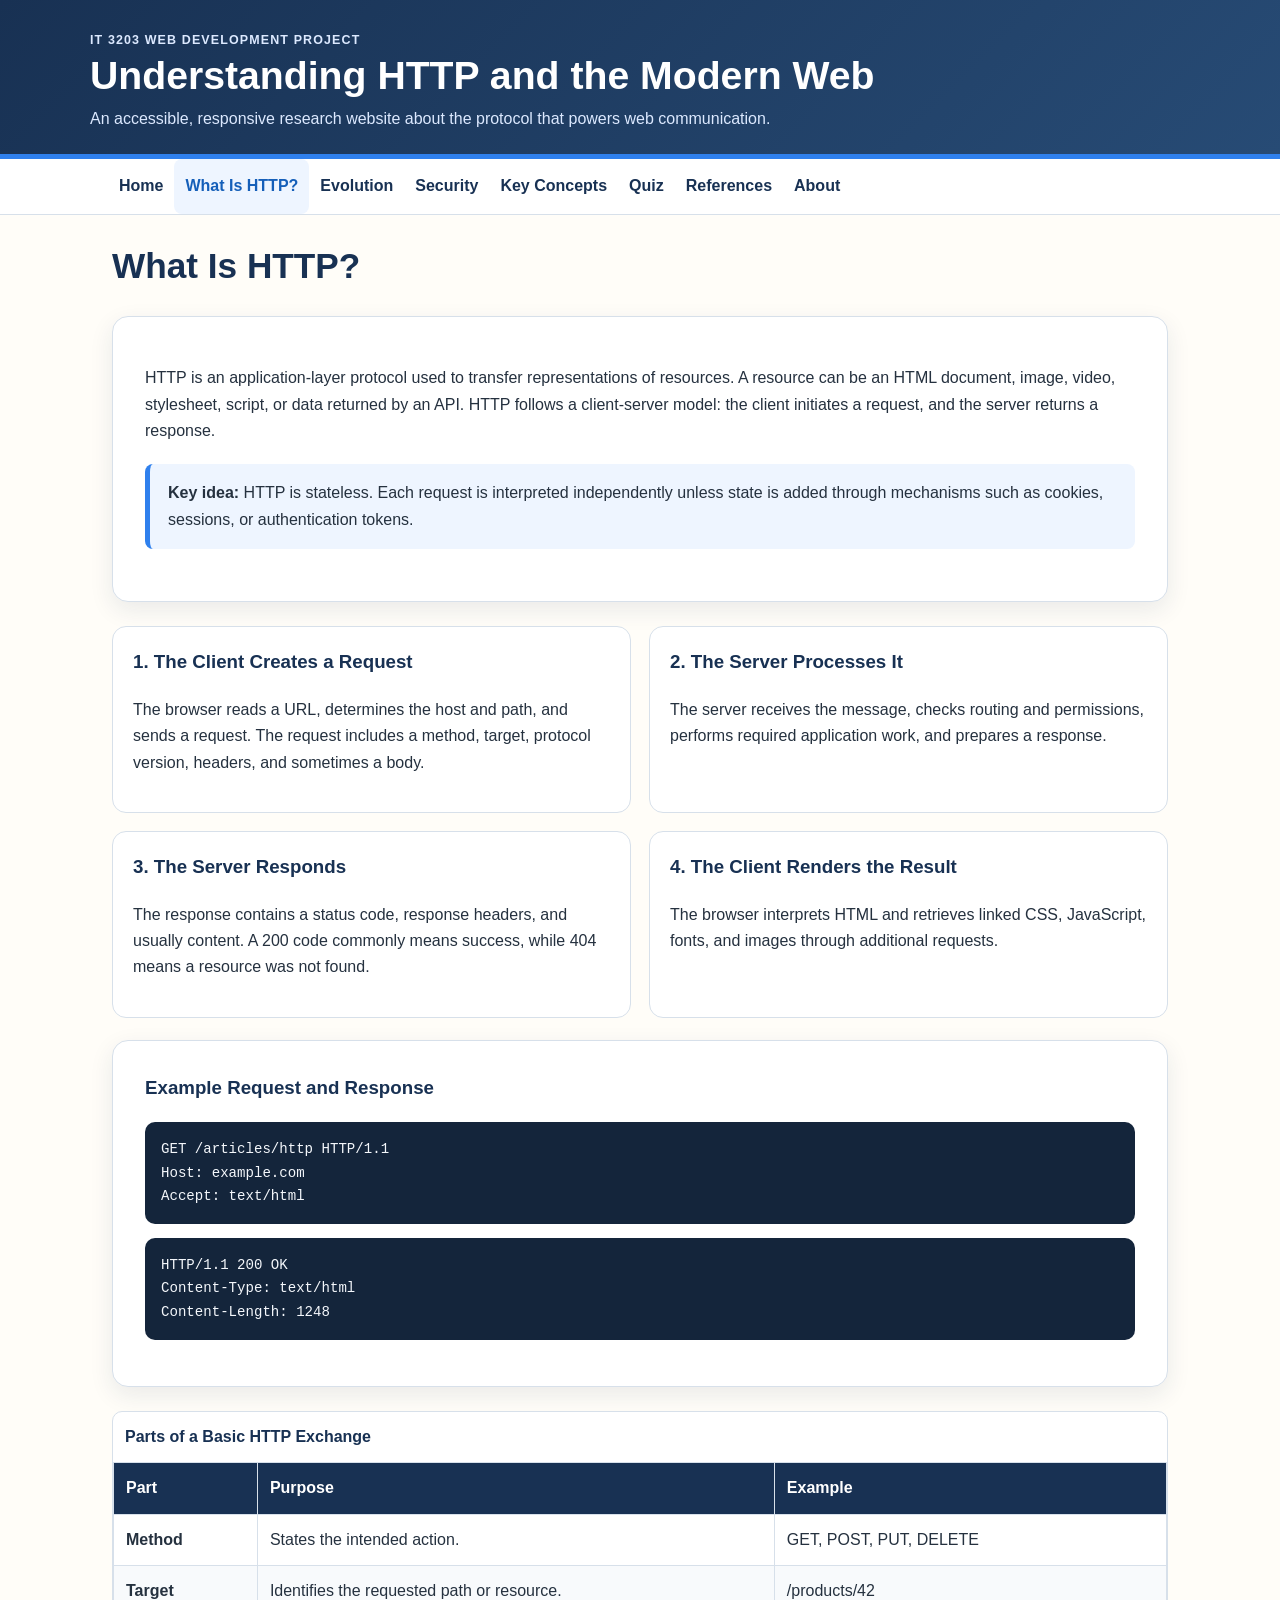
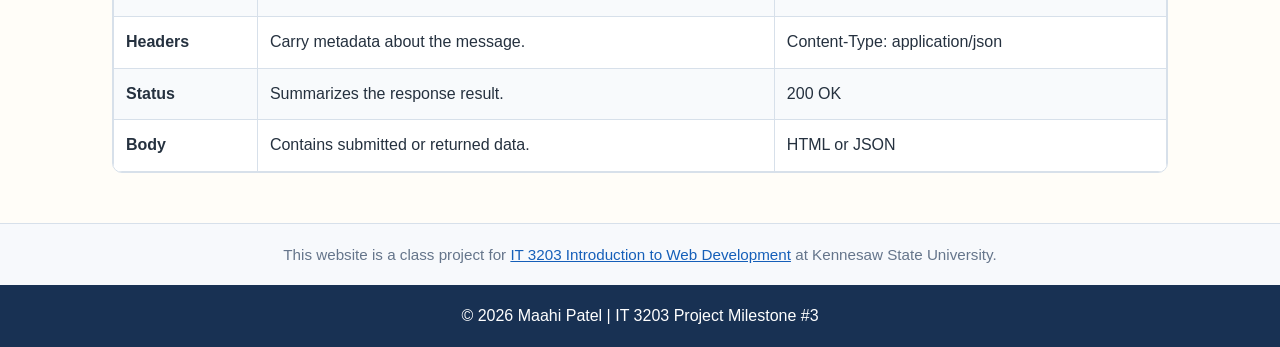
<file: what-is-http.html>
<!DOCTYPE html>
<html lang="en">
<head>
  <meta charset="UTF-8">
  <meta name="viewport" content="width=device-width, initial-scale=1.0">
  <meta name="description" content="Student research website explaining HTTP, HTTPS, web communication, and modern protocol versions.">
  <title>What Is Http | IT 3203 HTTP Project</title>
  <link rel="stylesheet" href="styles.css">
  <script src="quiz.js" defer></script>
</head>
<body>
  <a class="skip-link" href="#main-content">Skip to main content</a>
  <header class="site-header">
    <div class="site-title">
      <p class="eyebrow">IT 3203 Web Development Project</p>
      <h1>Understanding HTTP and the Modern Web</h1>
      <p>An accessible, responsive research website about the protocol that powers web communication.</p>
    </div>
  </header>
  <nav class="site-nav" aria-label="Main navigation">
    <div class="nav-inner">
      <button class="menu-toggle" type="button" aria-expanded="false" aria-controls="primary-menu">
        <span aria-hidden="true">☰</span> Menu
      </button>
      <ul id="primary-menu"><li><a href="index.html">Home</a></li>
<li><a href="what-is-http.html" class="active" aria-current="page">What Is HTTP?</a></li>
<li><a href="evolution.html">Evolution</a></li>
<li><a href="security.html">Security</a></li>
<li><a href="key-concepts.html">Key Concepts</a></li>
<li><a href="quiz.html">Quiz</a></li>
<li><a href="references.html">References</a></li>
<li><a href="about.html">About</a></li></ul>
    </div>
  </nav>
  <main id="main-content">

<h2 class="page-heading">What Is HTTP?</h2>
<section class="content-panel">
  <p>HTTP is an application-layer protocol used to transfer representations of resources. A resource can be an HTML document, image, video, stylesheet, script, or data returned by an API. HTTP follows a client-server model: the client initiates a request, and the server returns a response.</p>
  <div class="callout"><strong>Key idea:</strong> HTTP is stateless. Each request is interpreted independently unless state is added through mechanisms such as cookies, sessions, or authentication tokens.</div>
</section>
<section class="two-column">
  <article class="card"><h3>1. The Client Creates a Request</h3><p>The browser reads a URL, determines the host and path, and sends a request. The request includes a method, target, protocol version, headers, and sometimes a body.</p></article>
  <article class="card"><h3>2. The Server Processes It</h3><p>The server receives the message, checks routing and permissions, performs required application work, and prepares a response.</p></article>
  <article class="card"><h3>3. The Server Responds</h3><p>The response contains a status code, response headers, and usually content. A 200 code commonly means success, while 404 means a resource was not found.</p></article>
  <article class="card"><h3>4. The Client Renders the Result</h3><p>The browser interprets HTML and retrieves linked CSS, JavaScript, fonts, and images through additional requests.</p></article>
</section>
<section class="content-panel">
  <h3>Example Request and Response</h3>
  <pre><code>GET /articles/http HTTP/1.1
Host: example.com
Accept: text/html</code></pre>
  <pre><code>HTTP/1.1 200 OK
Content-Type: text/html
Content-Length: 1248</code></pre>
</section>
<div class="table-scroll" role="region" aria-label="Parts of an HTTP exchange" tabindex="0">
<table>
  <caption>Parts of a Basic HTTP Exchange</caption>
  <thead><tr><th scope="col">Part</th><th scope="col">Purpose</th><th scope="col">Example</th></tr></thead>
  <tbody>
    <tr><th scope="row">Method</th><td>States the intended action.</td><td>GET, POST, PUT, DELETE</td></tr>
    <tr><th scope="row">Target</th><td>Identifies the requested path or resource.</td><td>/products/42</td></tr>
    <tr><th scope="row">Headers</th><td>Carry metadata about the message.</td><td>Content-Type: application/json</td></tr>
    <tr><th scope="row">Status</th><td>Summarizes the response result.</td><td>200 OK</td></tr>
    <tr><th scope="row">Body</th><td>Contains submitted or returned data.</td><td>HTML or JSON</td></tr>
  </tbody>
</table>
</div>

  </main>
  <aside id="project-note">
    This website is a class project for <a href="https://ksuweb.github.io/IT3203/">IT 3203 Introduction to Web Development</a> at Kennesaw State University.
  </aside>
  <footer>
    <p>&copy; 2026 Maahi Patel | IT 3203 Project Milestone #3</p>
  </footer>
</body>
</html>
</file>
<file: styles.css>
/* IT 3203 Project Milestone #3
   One shared stylesheet controls all pages. The base rules use a mobile-first
   layout, followed by tablet and desktop media queries. */
:root{--navy:#183153;--blue:#2f80ed;--blue-dark:#155fb9;--light-blue:#eef5ff;--cream:#fffdf8;--text:#25313f;--muted:#65758b;--border:#d7e0ea;--card:#fff;--success:#176b3a;--danger:#a12727;--shadow:0 8px 24px rgba(24,49,83,.09)}
*{box-sizing:border-box}
html{scroll-behavior:smooth}
body{margin:0;min-height:100vh;display:flex;flex-direction:column;font-family:Arial,Helvetica,sans-serif;color:var(--text);background:var(--cream);line-height:1.65;overflow-wrap:anywhere}
a{color:var(--blue-dark)}a:hover{color:#093f82}a:focus-visible,button:focus-visible,input:focus-visible{outline:3px solid #f4b400;outline-offset:3px}
.skip-link{position:absolute;left:-9999px;top:8px;background:#fff;color:var(--navy);padding:10px 14px;z-index:100}.skip-link:focus{left:8px}
.site-header{background:linear-gradient(135deg,var(--navy),#274b75);color:#fff;padding:24px 18px 18px;border-bottom:5px solid var(--blue)}
.site-title{max-width:1100px;margin:auto}.site-title h1{font-size:clamp(1.7rem,5vw,2.45rem);line-height:1.15;margin:.15rem 0 .5rem}.site-title p{margin:0;color:#dce9ff}.eyebrow{text-transform:uppercase;letter-spacing:.09em;font-weight:700;font-size:.78rem}
.site-nav{background:#fff;border-bottom:1px solid var(--border);position:sticky;top:0;z-index:20}.nav-inner{max-width:1100px;margin:auto}.menu-toggle{width:100%;display:flex;justify-content:center;gap:.5rem;border:0;background:#fff;color:var(--navy);font:inherit;font-weight:700;padding:14px 18px;cursor:pointer}.site-nav ul{display:none;list-style:none;margin:0;padding:0 12px 12px}.site-nav ul.open{display:grid}.site-nav a{display:block;padding:12px 14px;color:var(--navy);text-decoration:none;font-weight:700;border-radius:8px}.site-nav a:hover,.site-nav a.active{background:var(--light-blue);color:var(--blue-dark)}
main{width:min(100%,1100px);margin:0 auto;padding:24px 16px;flex:1 0 auto}.page-heading{color:var(--navy);font-size:clamp(1.65rem,4vw,2.2rem);line-height:1.2;margin-top:0}.hero,.content-panel{background:#fff;border:1px solid var(--border);border-radius:16px;padding:clamp(20px,4vw,32px);margin-bottom:24px;box-shadow:var(--shadow)}.hero h2,.hero h3,.content-panel h2,.content-panel h3{color:var(--navy);margin-top:0}.split-hero{display:grid;gap:24px;align-items:center}.compact-hero{box-shadow:none}.responsive-img{display:block;width:100%;height:auto;max-width:540px;margin:auto;border:1px solid var(--border);border-radius:12px;background:#fff}
.grid{display:grid;grid-template-columns:1fr;gap:18px;margin:22px 0}.card{background:var(--card);border:1px solid var(--border);border-radius:14px;padding:20px}.card h3{color:var(--navy);margin-top:0}.two-column{display:grid;grid-template-columns:1fr;gap:18px;margin:22px 0}.callout{background:var(--light-blue);border-left:5px solid var(--blue);padding:16px 18px;margin:20px 0;border-radius:8px}.button-link,.primary-button,.secondary-button{display:inline-flex;align-items:center;justify-content:center;min-height:48px;border-radius:9px;padding:11px 18px;font:inherit;font-weight:700;cursor:pointer;text-decoration:none}.button-link,.primary-button{background:var(--blue-dark);color:#fff;border:2px solid var(--blue-dark)}.button-link:hover,.primary-button:hover{background:var(--navy);color:#fff}.secondary-button{background:#fff;color:var(--navy);border:2px solid var(--navy)}
.link-grid{list-style:none;padding:0;display:grid;grid-template-columns:1fr;gap:12px}.link-grid a{display:flex;flex-direction:column;padding:15px;border:1px solid var(--border);border-radius:10px;text-decoration:none;background:#fff}.link-grid span{color:var(--muted);font-size:.94rem}
.timeline{display:grid;gap:16px;margin:22px 0}.timeline article{display:grid;grid-template-columns:72px 1fr;gap:14px;background:#fff;border:1px solid var(--border);border-radius:14px;padding:18px}.timeline span{font-weight:700;color:var(--blue-dark)}.timeline h3{margin-top:0;color:var(--navy)}
.table-scroll{overflow-x:auto;margin:20px 0;border:1px solid var(--border);border-radius:10px;background:#fff;-webkit-overflow-scrolling:touch}.table-scroll:focus{outline:3px solid #f4b400}table{width:100%;min-width:620px;border-collapse:collapse}caption{caption-side:top;padding:12px;font-weight:700;color:var(--navy);text-align:left}th,td{border:1px solid var(--border);padding:12px;text-align:left;vertical-align:top}thead th{background:var(--navy);color:#fff}tbody tr:nth-child(even){background:#f8fafc}
pre{overflow-x:auto;background:#14253b;color:#f4f7fb;border-radius:10px;padding:16px;font-size:.88rem}.key-list li,.resource-list li{margin-bottom:12px}.bibliography li{padding-left:.35rem;margin-bottom:18px}
.quiz-form{display:grid;gap:18px}.question-card{margin:0;padding:18px;background:#fff;border:2px solid var(--border);border-radius:14px;box-shadow:0 5px 16px rgba(24,49,83,.06)}.question-card legend{padding:0 8px;color:var(--navy);font-weight:700}.question-number{display:inline-flex;align-items:center;justify-content:center;width:30px;height:30px;margin-right:7px;color:#fff;background:var(--blue-dark);border-radius:50%}.question-card input[type=text]{width:100%;min-height:48px;padding:11px;border:2px solid #aebdcc;border-radius:8px;font:inherit}.option-list{display:grid;gap:8px}.option-list label{display:flex;align-items:center;gap:10px;min-height:48px;padding:9px 11px;border:1px solid var(--border);border-radius:8px;cursor:pointer}.option-list input{width:20px;height:20px;flex:0 0 auto}.quiz-actions{display:grid;grid-template-columns:1fr;gap:12px}.question-feedback{margin-top:12px}.correct-answer{border-color:var(--success)}.incorrect-answer{border-color:var(--danger)}.feedback-status{font-weight:700}.correct-answer .feedback-status{color:var(--success)}.incorrect-answer .feedback-status{color:var(--danger)}.quiz-summary{padding:20px;margin:0 0 20px;border-radius:12px}.pass-summary{background:#eaf8f0;border:2px solid var(--success)}.fail-summary{background:#fff0f0;border:2px solid var(--danger)}
#project-note{background:#f7f9fc;border-top:1px solid var(--border);text-align:center;padding:18px;color:var(--muted);font-size:.95rem}footer{background:var(--navy);color:#fff;text-align:center;padding:18px}footer p{margin:0}
/* Tablet breakpoint: two-column content and horizontal action controls. */
@media (min-width:600px){main{padding:30px 22px}.grid,.two-column,.link-grid{grid-template-columns:repeat(2,minmax(0,1fr))}.quiz-actions{grid-template-columns:max-content max-content}.question-card{padding:22px}.site-nav ul.open{grid-template-columns:repeat(2,1fr)}}
/* Desktop breakpoint: full navigation and wider multi-column layouts. */
@media (min-width:900px){.site-header{padding:30px 20px 22px}.menu-toggle{display:none}.site-nav ul,.site-nav ul.open{display:flex;flex-wrap:wrap;padding:0 18px}.site-nav a{padding:14px 11px}.split-hero{grid-template-columns:1.15fr .85fr}.three-card-grid{grid-template-columns:repeat(3,minmax(0,1fr))}.concept-grid{grid-template-columns:repeat(4,minmax(0,1fr))}.timeline article{grid-template-columns:100px 1fr}.link-grid{grid-template-columns:repeat(3,minmax(0,1fr))}}
/* Very narrow phones: keep timeline and controls comfortable without overflow. */
@media (max-width:380px){main{padding-left:12px;padding-right:12px}.timeline article{grid-template-columns:1fr}.site-title h1{font-size:1.55rem}.hero,.content-panel,.card,.question-card{padding:16px}}
</file>
